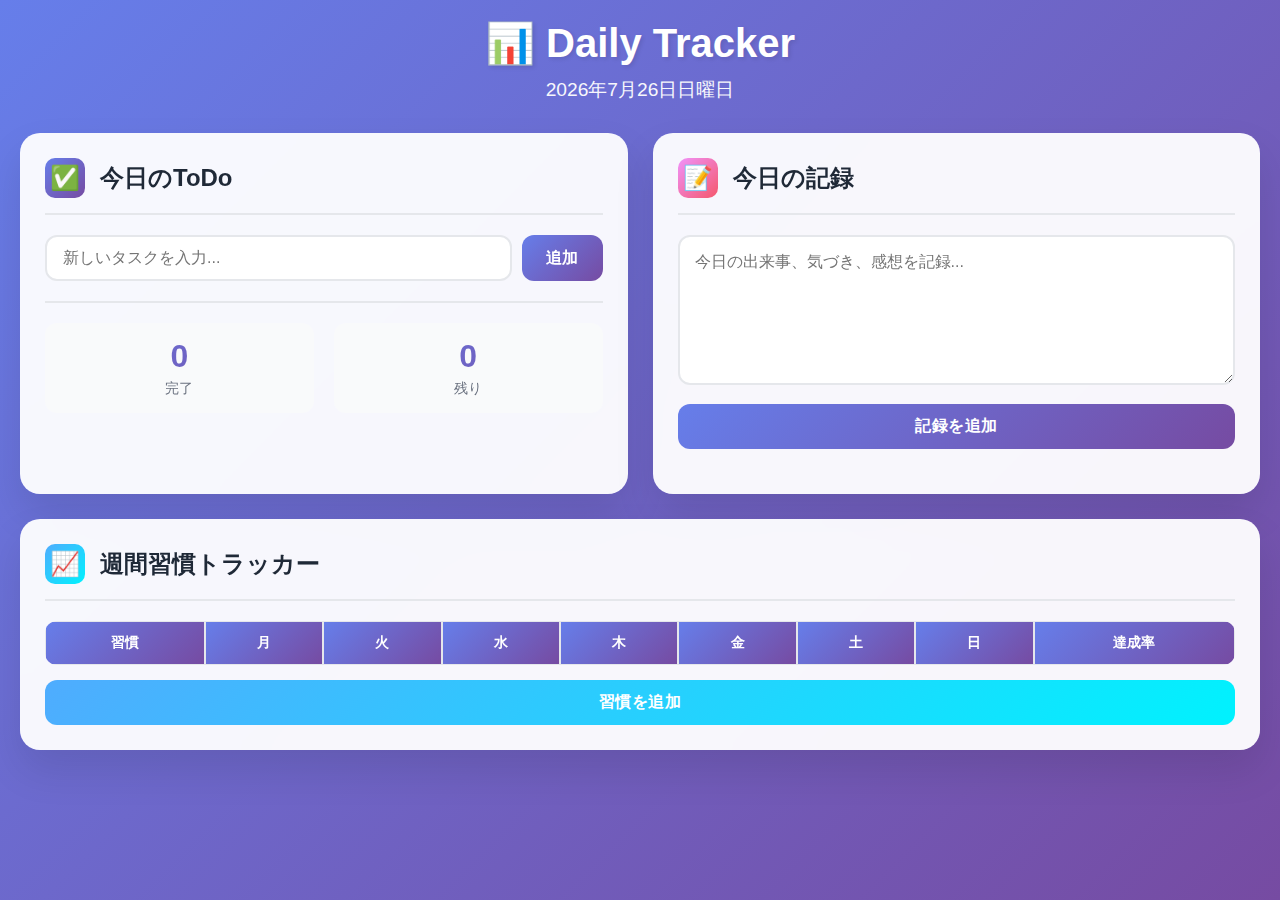
<file: daily-tracker.html>
<!DOCTYPE html>
<html lang="ja">
<head>
    <meta charset="UTF-8">
    <meta name="viewport" content="width=device-width, initial-scale=1.0">
    <title>Daily Tracker - 日報・ToDo・習慣管理</title>
    <style>
        * {
            margin: 0;
            padding: 0;
            box-sizing: border-box;
        }

        body {
            font-family: -apple-system, BlinkMacSystemFont, 'Segoe UI', 'Noto Sans JP', sans-serif;
            background: linear-gradient(135deg, #667eea 0%, #764ba2 100%);
            min-height: 100vh;
            padding: 20px;
        }

        .container {
            max-width: 1400px;
            margin: 0 auto;
        }

        .header {
            text-align: center;
            color: white;
            margin-bottom: 30px;
        }

        .header h1 {
            font-size: 2.5rem;
            font-weight: 700;
            margin-bottom: 10px;
            text-shadow: 2px 2px 4px rgba(0,0,0,0.1);
        }

        .date-display {
            font-size: 1.2rem;
            opacity: 0.95;
        }

        .main-grid {
            display: grid;
            grid-template-columns: repeat(auto-fit, minmax(400px, 1fr));
            gap: 25px;
            margin-bottom: 25px;
        }

        .card {
            background: rgba(255, 255, 255, 0.95);
            border-radius: 20px;
            padding: 25px;
            box-shadow: 0 20px 40px rgba(0,0,0,0.1);
            backdrop-filter: blur(10px);
            transition: transform 0.3s ease, box-shadow 0.3s ease;
        }

        .card:hover {
            transform: translateY(-5px);
            box-shadow: 0 25px 50px rgba(0,0,0,0.15);
        }

        .card-header {
            display: flex;
            align-items: center;
            margin-bottom: 20px;
            padding-bottom: 15px;
            border-bottom: 2px solid #e5e7eb;
        }

        .card-icon {
            width: 40px;
            height: 40px;
            border-radius: 10px;
            display: flex;
            align-items: center;
            justify-content: center;
            margin-right: 15px;
            font-size: 1.5rem;
        }

        .todo-icon {
            background: linear-gradient(135deg, #667eea, #764ba2);
        }

        .record-icon {
            background: linear-gradient(135deg, #f093fb, #f5576c);
        }

        .habit-icon {
            background: linear-gradient(135deg, #4facfe, #00f2fe);
        }

        .card-title {
            font-size: 1.5rem;
            font-weight: 600;
            color: #1f2937;
        }

        .input-group {
            display: flex;
            gap: 10px;
            margin-bottom: 15px;
        }

        .input-field {
            flex: 1;
            padding: 12px 16px;
            border: 2px solid #e5e7eb;
            border-radius: 12px;
            font-size: 1rem;
            transition: all 0.3s ease;
        }

        .input-field:focus {
            outline: none;
            border-color: #667eea;
            box-shadow: 0 0 0 3px rgba(102, 126, 234, 0.1);
        }

        .btn {
            padding: 12px 24px;
            border: none;
            border-radius: 12px;
            font-size: 1rem;
            font-weight: 600;
            cursor: pointer;
            transition: all 0.3s ease;
            text-transform: uppercase;
            letter-spacing: 0.5px;
        }

        .btn-primary {
            background: linear-gradient(135deg, #667eea, #764ba2);
            color: white;
        }

        .btn-primary:hover {
            transform: translateY(-2px);
            box-shadow: 0 10px 20px rgba(102, 126, 234, 0.3);
        }

        .btn-secondary {
            background: #f3f4f6;
            color: #4b5563;
        }

        .btn-secondary:hover {
            background: #e5e7eb;
        }

        .todo-item, .record-item {
            background: #f9fafb;
            padding: 15px;
            border-radius: 12px;
            margin-bottom: 10px;
            display: flex;
            align-items: center;
            transition: all 0.3s ease;
        }

        .todo-item:hover, .record-item:hover {
            background: #f3f4f6;
            transform: translateX(5px);
        }

        .todo-checkbox {
            width: 22px;
            height: 22px;
            margin-right: 15px;
            cursor: pointer;
            accent-color: #667eea;
        }

        .todo-text {
            flex: 1;
            color: #374151;
            font-size: 1rem;
        }

        .todo-text.completed {
            text-decoration: line-through;
            opacity: 0.6;
        }

        .delete-btn {
            background: #ef4444;
            color: white;
            border: none;
            padding: 6px 12px;
            border-radius: 8px;
            cursor: pointer;
            font-size: 0.875rem;
            transition: all 0.3s ease;
        }

        .delete-btn:hover {
            background: #dc2626;
            transform: scale(1.05);
        }

        .textarea-field {
            width: 100%;
            min-height: 150px;
            padding: 15px;
            border: 2px solid #e5e7eb;
            border-radius: 12px;
            font-size: 1rem;
            resize: vertical;
            transition: all 0.3s ease;
            font-family: inherit;
        }

        .textarea-field:focus {
            outline: none;
            border-color: #667eea;
            box-shadow: 0 0 0 3px rgba(102, 126, 234, 0.1);
        }

        .habit-table {
            width: 100%;
            border-collapse: separate;
            border-spacing: 0;
            overflow: hidden;
            border-radius: 12px;
        }

        .habit-table th, .habit-table td {
            padding: 12px;
            text-align: center;
            border: 1px solid #e5e7eb;
        }

        .habit-table th {
            background: linear-gradient(135deg, #667eea, #764ba2);
            color: white;
            font-weight: 600;
            font-size: 0.875rem;
        }

        .habit-table td {
            background: white;
        }

        .habit-checkbox {
            width: 20px;
            height: 20px;
            cursor: pointer;
            accent-color: #10b981;
        }

        .habit-input {
            width: 100%;
            border: none;
            padding: 8px;
            font-size: 0.95rem;
            background: transparent;
            text-align: left;
        }

        .habit-input:focus {
            outline: none;
            background: #f9fafb;
            border-radius: 6px;
        }

        .add-habit-btn {
            width: 100%;
            margin-top: 15px;
            background: linear-gradient(135deg, #4facfe, #00f2fe);
        }

        .record-time {
            font-size: 0.875rem;
            color: #9ca3af;
            margin-right: 10px;
        }

        .record-text {
            flex: 1;
            color: #374151;
        }

        .stats-container {
            display: flex;
            gap: 20px;
            margin-top: 20px;
            padding-top: 20px;
            border-top: 2px solid #e5e7eb;
        }

        .stat-item {
            flex: 1;
            text-align: center;
            padding: 15px;
            background: #f9fafb;
            border-radius: 12px;
        }

        .stat-value {
            font-size: 2rem;
            font-weight: 700;
            background: linear-gradient(135deg, #667eea, #764ba2);
            -webkit-background-clip: text;
            -webkit-text-fill-color: transparent;
        }

        .stat-label {
            font-size: 0.875rem;
            color: #6b7280;
            margin-top: 5px;
        }

        @media (max-width: 768px) {
            .main-grid {
                grid-template-columns: 1fr;
            }
            
            .header h1 {
                font-size: 2rem;
            }
            
            .card {
                padding: 20px;
            }
        }

        .fade-in {
            animation: fadeIn 0.5s ease-in;
        }

        @keyframes fadeIn {
            from {
                opacity: 0;
                transform: translateY(20px);
            }
            to {
                opacity: 1;
                transform: translateY(0);
            }
        }
    </style>
</head>
<body>
    <div class="container">
        <div class="header">
            <h1>📊 Daily Tracker</h1>
            <div class="date-display" id="currentDate"></div>
        </div>

        <div class="main-grid">
            <!-- ToDo Section -->
            <div class="card fade-in">
                <div class="card-header">
                    <div class="card-icon todo-icon">✅</div>
                    <h2 class="card-title">今日のToDo</h2>
                </div>
                <div class="input-group">
                    <input type="text" class="input-field" id="todoInput" placeholder="新しいタスクを入力...">
                    <button class="btn btn-primary" onclick="addTodo()">追加</button>
                </div>
                <div id="todoList"></div>
                <div class="stats-container">
                    <div class="stat-item">
                        <div class="stat-value" id="todoCompleted">0</div>
                        <div class="stat-label">完了</div>
                    </div>
                    <div class="stat-item">
                        <div class="stat-value" id="todoRemaining">0</div>
                        <div class="stat-label">残り</div>
                    </div>
                </div>
            </div>

            <!-- Daily Record Section -->
            <div class="card fade-in">
                <div class="card-header">
                    <div class="card-icon record-icon">📝</div>
                    <h2 class="card-title">今日の記録</h2>
                </div>
                <textarea class="textarea-field" id="recordInput" placeholder="今日の出来事、気づき、感想を記録..."></textarea>
                <button class="btn btn-primary" onclick="addRecord()" style="width: 100%; margin-top: 15px;">記録を追加</button>
                <div id="recordList" style="margin-top: 20px;"></div>
            </div>
        </div>

        <!-- Habit Tracker Section -->
        <div class="card fade-in">
            <div class="card-header">
                <div class="card-icon habit-icon">📈</div>
                <h2 class="card-title">週間習慣トラッカー</h2>
            </div>
            <table class="habit-table" id="habitTable">
                <thead>
                    <tr>
                        <th>習慣</th>
                        <th>月</th>
                        <th>火</th>
                        <th>水</th>
                        <th>木</th>
                        <th>金</th>
                        <th>土</th>
                        <th>日</th>
                        <th>達成率</th>
                    </tr>
                </thead>
                <tbody id="habitTableBody"></tbody>
            </table>
            <button class="btn btn-primary add-habit-btn" onclick="addHabit()">習慣を追加</button>
        </div>
    </div>

    <script>
        // Initialize app
        let todos = [];
        let records = [];
        let habits = [];

        // Load data from localStorage
        function loadData() {
            const savedTodos = localStorage.getItem('todos');
            const savedRecords = localStorage.getItem('records');
            const savedHabits = localStorage.getItem('habits');
            
            if (savedTodos) todos = JSON.parse(savedTodos);
            if (savedRecords) records = JSON.parse(savedRecords);
            if (savedHabits) habits = JSON.parse(savedHabits);
            
            // Clean old data (keep only last 7 days)
            const sevenDaysAgo = new Date();
            sevenDaysAgo.setDate(sevenDaysAgo.getDate() - 7);
            
            records = records.filter(record => new Date(record.date) > sevenDaysAgo);
            todos = todos.filter(todo => new Date(todo.date) > sevenDaysAgo);
            
            saveData();
        }

        // Save data to localStorage
        function saveData() {
            localStorage.setItem('todos', JSON.stringify(todos));
            localStorage.setItem('records', JSON.stringify(records));
            localStorage.setItem('habits', JSON.stringify(habits));
        }

        // Display current date
        function displayDate() {
            const date = new Date();
            const options = { 
                year: 'numeric', 
                month: 'long', 
                day: 'numeric', 
                weekday: 'long' 
            };
            document.getElementById('currentDate').textContent = 
                date.toLocaleDateString('ja-JP', options);
        }

        // Get today's date string
        function getTodayString() {
            return new Date().toISOString().split('T')[0];
        }

        // Get current week dates
        function getCurrentWeekDates() {
            const today = new Date();
            const currentDay = today.getDay();
            const diff = currentDay === 0 ? -6 : 1 - currentDay;
            const monday = new Date(today);
            monday.setDate(today.getDate() + diff);
            
            const weekDates = [];
            for (let i = 0; i < 7; i++) {
                const date = new Date(monday);
                date.setDate(monday.getDate() + i);
                weekDates.push(date.toISOString().split('T')[0]);
            }
            return weekDates;
        }

        // ToDo functions
        function addTodo() {
            const input = document.getElementById('todoInput');
            const text = input.value.trim();
            
            if (text) {
                const todo = {
                    id: Date.now(),
                    text: text,
                    completed: false,
                    date: getTodayString()
                };
                todos.push(todo);
                input.value = '';
                saveData();
                renderTodos();
            }
        }

        function toggleTodo(id) {
            const todo = todos.find(t => t.id === id);
            if (todo) {
                todo.completed = !todo.completed;
                saveData();
                renderTodos();
            }
        }

        function deleteTodo(id) {
            todos = todos.filter(t => t.id !== id);
            saveData();
            renderTodos();
        }

        function renderTodos() {
            const today = getTodayString();
            const todayTodos = todos.filter(t => t.date === today);
            const todoList = document.getElementById('todoList');
            
            todoList.innerHTML = todayTodos.map(todo => `
                <div class="todo-item">
                    <input type="checkbox" class="todo-checkbox" 
                           ${todo.completed ? 'checked' : ''} 
                           onchange="toggleTodo(${todo.id})">
                    <span class="todo-text ${todo.completed ? 'completed' : ''}">
                        ${todo.text}
                    </span>
                    <button class="delete-btn" onclick="deleteTodo(${todo.id})">削除</button>
                </div>
            `).join('');
            
            // Update stats
            const completed = todayTodos.filter(t => t.completed).length;
            const remaining = todayTodos.filter(t => !t.completed).length;
            document.getElementById('todoCompleted').textContent = completed;
            document.getElementById('todoRemaining').textContent = remaining;
        }

        // Record functions
        function addRecord() {
            const input = document.getElementById('recordInput');
            const text = input.value.trim();
            
            if (text) {
                const record = {
                    id: Date.now(),
                    text: text,
                    date: getTodayString(),
                    time: new Date().toLocaleTimeString('ja-JP', { 
                        hour: '2-digit', 
                        minute: '2-digit' 
                    })
                };
                records.unshift(record);
                input.value = '';
                saveData();
                renderRecords();
            }
        }

        function deleteRecord(id) {
            records = records.filter(r => r.id !== id);
            saveData();
            renderRecords();
        }

        function renderRecords() {
            const today = getTodayString();
            const todayRecords = records.filter(r => r.date === today);
            const recordList = document.getElementById('recordList');
            
            recordList.innerHTML = todayRecords.map(record => `
                <div class="record-item">
                    <span class="record-time">${record.time}</span>
                    <span class="record-text">${record.text}</span>
                    <button class="delete-btn" onclick="deleteRecord(${record.id})">削除</button>
                </div>
            `).join('');
        }

        // Habit functions
        function addHabit() {
            const habitName = prompt('新しい習慣の名前を入力してください:');
            if (habitName && habitName.trim()) {
                const habit = {
                    id: Date.now(),
                    name: habitName.trim(),
                    checks: {}
                };
                habits.push(habit);
                saveData();
                renderHabits();
            }
        }

        function updateHabitName(id, name) {
            const habit = habits.find(h => h.id === id);
            if (habit) {
                habit.name = name;
                saveData();
            }
        }

        function toggleHabit(habitId, date) {
            const habit = habits.find(h => h.id === habitId);
            if (habit) {
                if (!habit.checks) habit.checks = {};
                habit.checks[date] = !habit.checks[date];
                saveData();
                renderHabits();
            }
        }

        function deleteHabit(id) {
            if (confirm('この習慣を削除しますか？')) {
                habits = habits.filter(h => h.id !== id);
                saveData();
                renderHabits();
            }
        }

        function renderHabits() {
            const weekDates = getCurrentWeekDates();
            const tbody = document.getElementById('habitTableBody');
            
            tbody.innerHTML = habits.map(habit => {
                const checkedCount = weekDates.filter(date => habit.checks && habit.checks[date]).length;
                const percentage = Math.round((checkedCount / 7) * 100);
                
                return `
                    <tr>
                        <td>
                            <input type="text" class="habit-input" value="${habit.name}" 
                                   onchange="updateHabitName(${habit.id}, this.value)">
                            <button class="delete-btn" onclick="deleteHabit(${habit.id})" 
                                    style="margin-top: 5px;">削除</button>
                        </td>
                        ${weekDates.map(date => `
                            <td>
                                <input type="checkbox" class="habit-checkbox"
                                       ${habit.checks && habit.checks[date] ? 'checked' : ''}
                                       onchange="toggleHabit(${habit.id}, '${date}')">
                            </td>
                        `).join('')}
                        <td style="font-weight: 600; color: ${percentage >= 70 ? '#10b981' : '#6b7280'};">
                            ${percentage}%
                        </td>
                    </tr>
                `;
            }).join('');
        }

        // Event listeners
        document.getElementById('todoInput').addEventListener('keypress', function(e) {
            if (e.key === 'Enter') addTodo();
        });

        document.getElementById('recordInput').addEventListener('keypress', function(e) {
            if (e.key === 'Enter' && e.ctrlKey) addRecord();
        });

        // Initialize app on load
        window.onload = function() {
            displayDate();
            loadData();
            renderTodos();
            renderRecords();
            renderHabits();
            
            // Auto-save every 30 seconds
            setInterval(saveData, 30000);
        };
    </script>
</body>
</html>
</file>
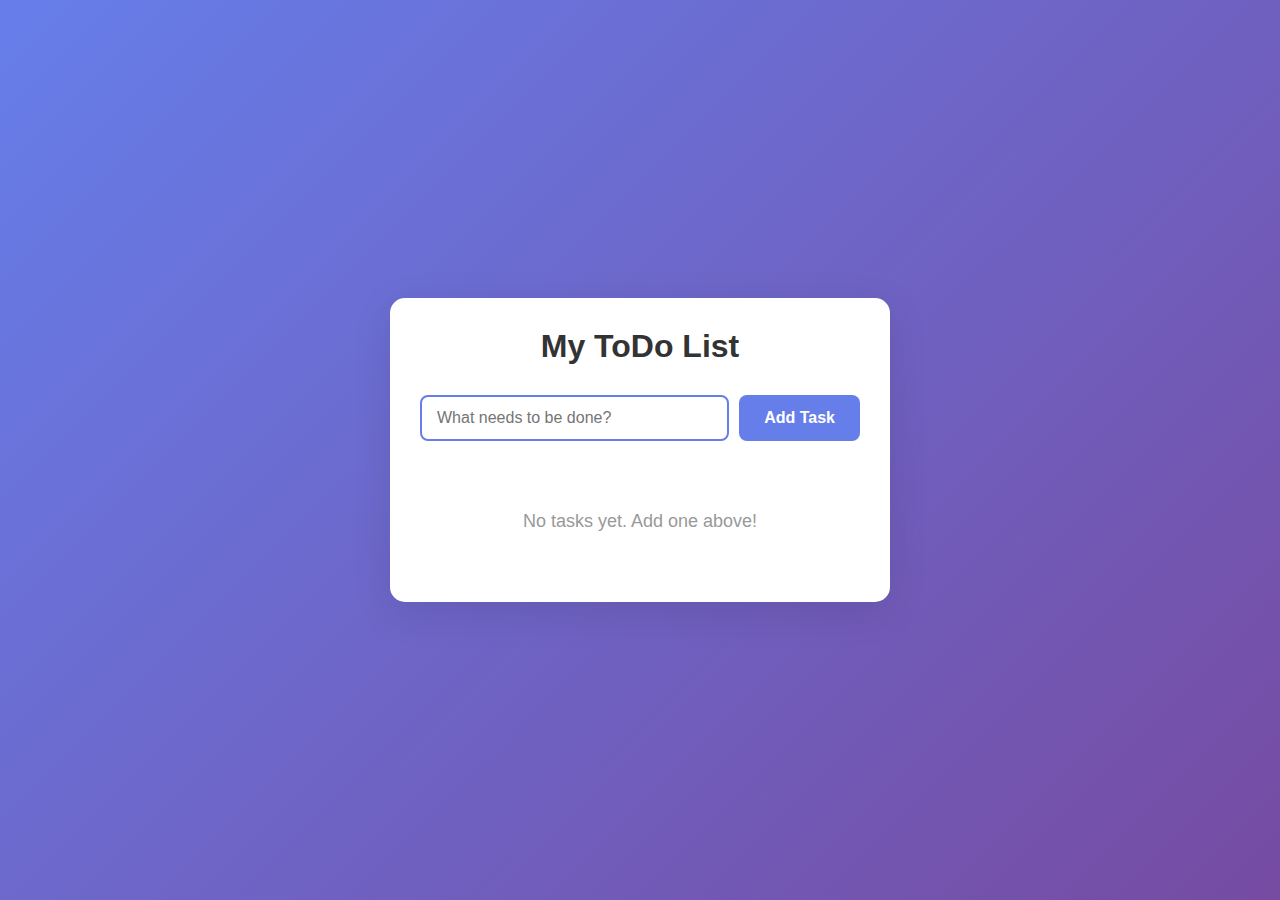
<file: todo-app.html>
<!DOCTYPE html>
<html lang="en">
<head>
    <meta charset="UTF-8">
    <meta name="viewport" content="width=device-width, initial-scale=1.0">
    <title>Simple ToDo App</title>
    <style>
        * {
            margin: 0;
            padding: 0;
            box-sizing: border-box;
        }

        body {
            font-family: -apple-system, BlinkMacSystemFont, 'Segoe UI', Roboto, Oxygen, Ubuntu, sans-serif;
            background: linear-gradient(135deg, #667eea 0%, #764ba2 100%);
            min-height: 100vh;
            display: flex;
            justify-content: center;
            align-items: center;
            padding: 20px;
        }

        .container {
            background: white;
            border-radius: 15px;
            box-shadow: 0 10px 40px rgba(0, 0, 0, 0.1);
            width: 100%;
            max-width: 500px;
            padding: 30px;
        }

        h1 {
            color: #333;
            text-align: center;
            margin-bottom: 30px;
            font-size: 2rem;
        }

        .input-section {
            display: flex;
            gap: 10px;
            margin-bottom: 30px;
        }

        #taskInput {
            flex: 1;
            padding: 12px 15px;
            border: 2px solid #e0e0e0;
            border-radius: 8px;
            font-size: 16px;
            transition: border-color 0.3s;
        }

        #taskInput:focus {
            outline: none;
            border-color: #667eea;
        }

        #addBtn {
            padding: 12px 25px;
            background: #667eea;
            color: white;
            border: none;
            border-radius: 8px;
            font-size: 16px;
            font-weight: 600;
            cursor: pointer;
            transition: background 0.3s;
        }

        #addBtn:hover {
            background: #5a67d8;
        }

        #taskList {
            list-style: none;
        }

        .task-item {
            background: #f8f9fa;
            border-radius: 8px;
            padding: 15px;
            margin-bottom: 10px;
            display: flex;
            align-items: center;
            gap: 12px;
            transition: transform 0.2s, box-shadow 0.2s;
        }

        .task-item:hover {
            transform: translateY(-2px);
            box-shadow: 0 4px 12px rgba(0, 0, 0, 0.08);
        }

        .task-checkbox {
            width: 20px;
            height: 20px;
            cursor: pointer;
            accent-color: #667eea;
        }

        .task-text {
            flex: 1;
            font-size: 16px;
            color: #333;
            transition: all 0.3s;
        }

        .task-text.completed {
            text-decoration: line-through;
            color: #999;
        }

        .delete-btn {
            padding: 8px 15px;
            background: #ef4444;
            color: white;
            border: none;
            border-radius: 6px;
            font-size: 14px;
            cursor: pointer;
            transition: background 0.3s;
        }

        .delete-btn:hover {
            background: #dc2626;
        }

        .empty-state {
            text-align: center;
            color: #999;
            padding: 40px;
            font-size: 18px;
        }

        @keyframes slideIn {
            from {
                opacity: 0;
                transform: translateY(-10px);
            }
            to {
                opacity: 1;
                transform: translateY(0);
            }
        }

        .task-item {
            animation: slideIn 0.3s ease;
        }
    </style>
</head>
<body>
    <div class="container">
        <h1>My ToDo List</h1>
        
        <div class="input-section">
            <input 
                type="text" 
                id="taskInput" 
                placeholder="What needs to be done?"
                autocomplete="off"
            >
            <button id="addBtn">Add Task</button>
        </div>

        <ul id="taskList"></ul>
        
        <div id="emptyState" class="empty-state">
            No tasks yet. Add one above!
        </div>
    </div>

    <script>
        const taskInput = document.getElementById('taskInput');
        const addBtn = document.getElementById('addBtn');
        const taskList = document.getElementById('taskList');
        const emptyState = document.getElementById('emptyState');

        let tasks = JSON.parse(localStorage.getItem('tasks')) || [];

        function saveTasks() {
            localStorage.setItem('tasks', JSON.stringify(tasks));
        }

        function updateEmptyState() {
            if (tasks.length === 0) {
                emptyState.style.display = 'block';
                taskList.style.display = 'none';
            } else {
                emptyState.style.display = 'none';
                taskList.style.display = 'block';
            }
        }

        function renderTasks() {
            taskList.innerHTML = '';
            
            tasks.forEach((task, index) => {
                const li = document.createElement('li');
                li.className = 'task-item';
                
                const checkbox = document.createElement('input');
                checkbox.type = 'checkbox';
                checkbox.className = 'task-checkbox';
                checkbox.checked = task.completed;
                checkbox.addEventListener('change', () => toggleTask(index));
                
                const taskText = document.createElement('span');
                taskText.className = 'task-text';
                if (task.completed) {
                    taskText.classList.add('completed');
                }
                taskText.textContent = task.text;
                
                const deleteBtn = document.createElement('button');
                deleteBtn.className = 'delete-btn';
                deleteBtn.textContent = 'Delete';
                deleteBtn.addEventListener('click', () => deleteTask(index));
                
                li.appendChild(checkbox);
                li.appendChild(taskText);
                li.appendChild(deleteBtn);
                
                taskList.appendChild(li);
            });
            
            updateEmptyState();
        }

        function addTask() {
            const text = taskInput.value.trim();
            
            if (text === '') {
                taskInput.focus();
                return;
            }
            
            tasks.push({
                text: text,
                completed: false
            });
            
            saveTasks();
            renderTasks();
            taskInput.value = '';
            taskInput.focus();
        }

        function toggleTask(index) {
            tasks[index].completed = !tasks[index].completed;
            saveTasks();
            renderTasks();
        }

        function deleteTask(index) {
            tasks.splice(index, 1);
            saveTasks();
            renderTasks();
        }

        addBtn.addEventListener('click', addTask);
        
        taskInput.addEventListener('keypress', (e) => {
            if (e.key === 'Enter') {
                addTask();
            }
        });

        renderTasks();
        taskInput.focus();
    </script>
</body>
</html>
</file>
